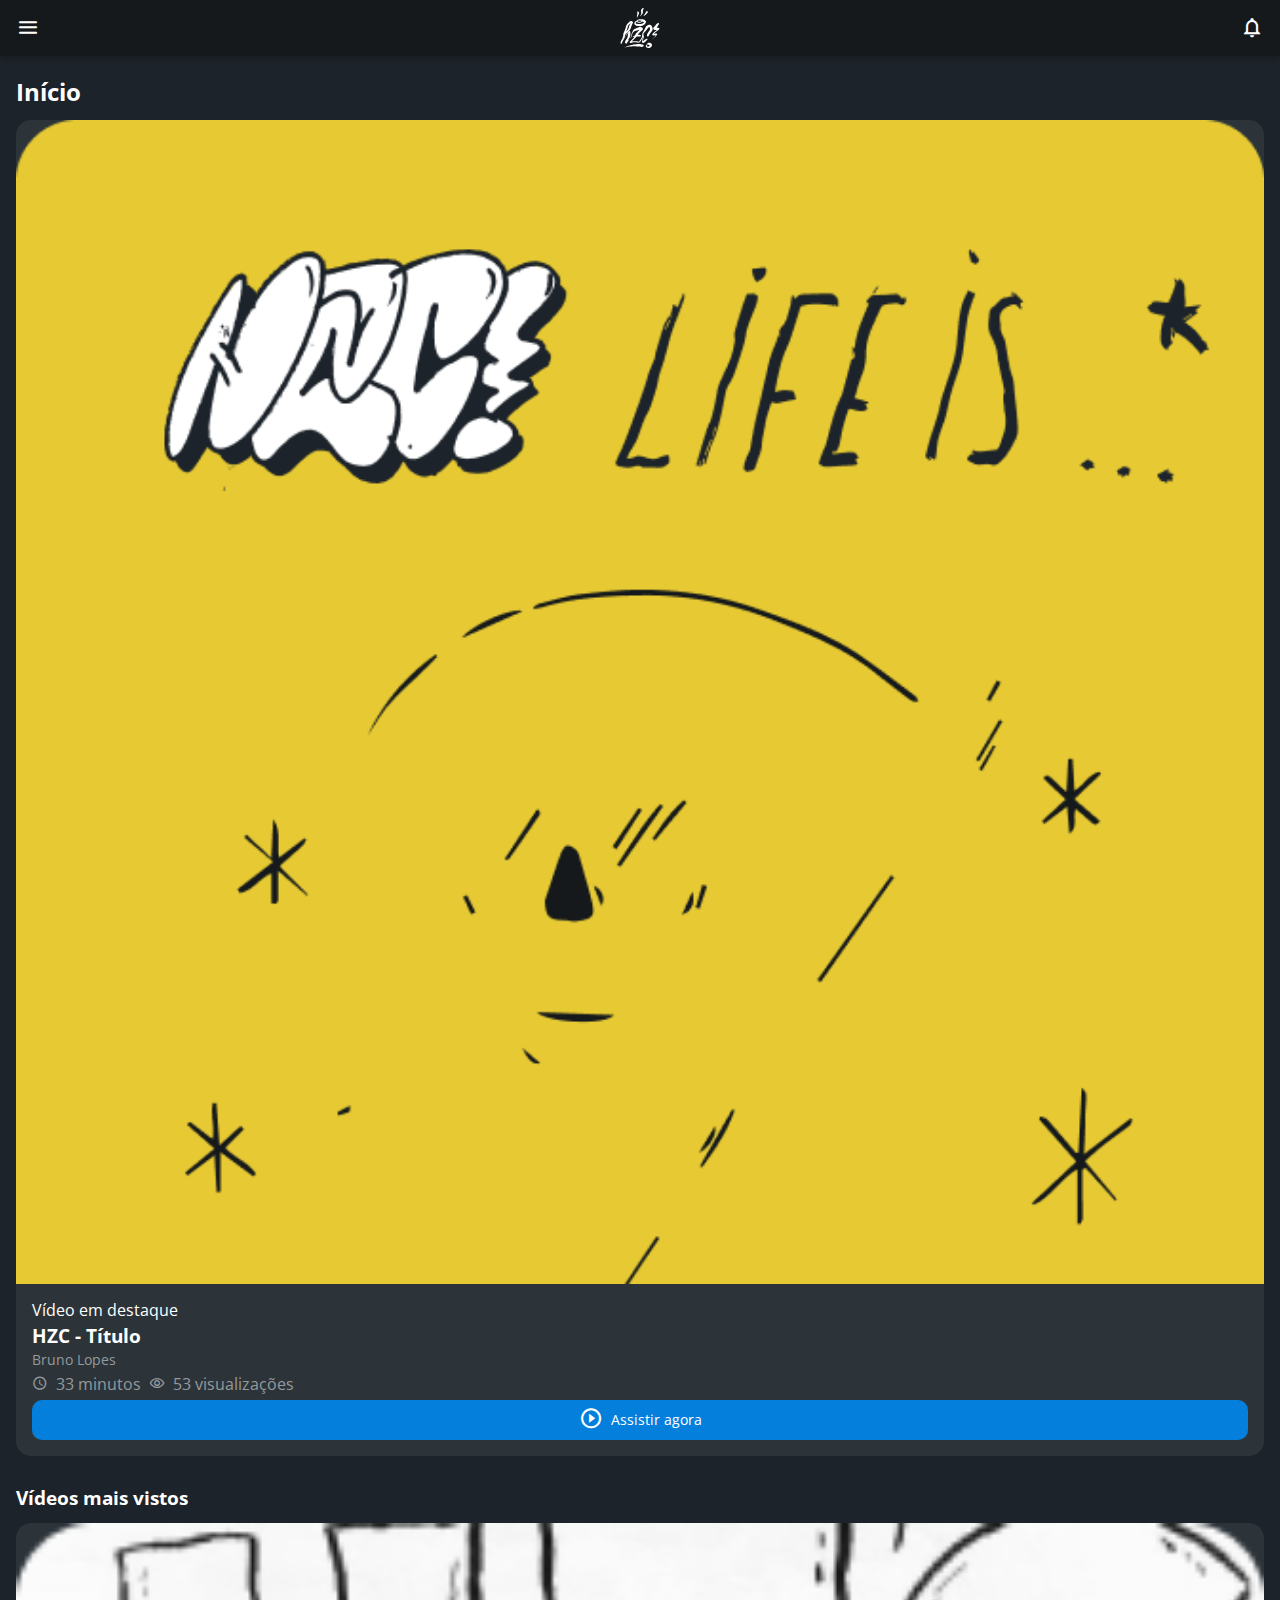
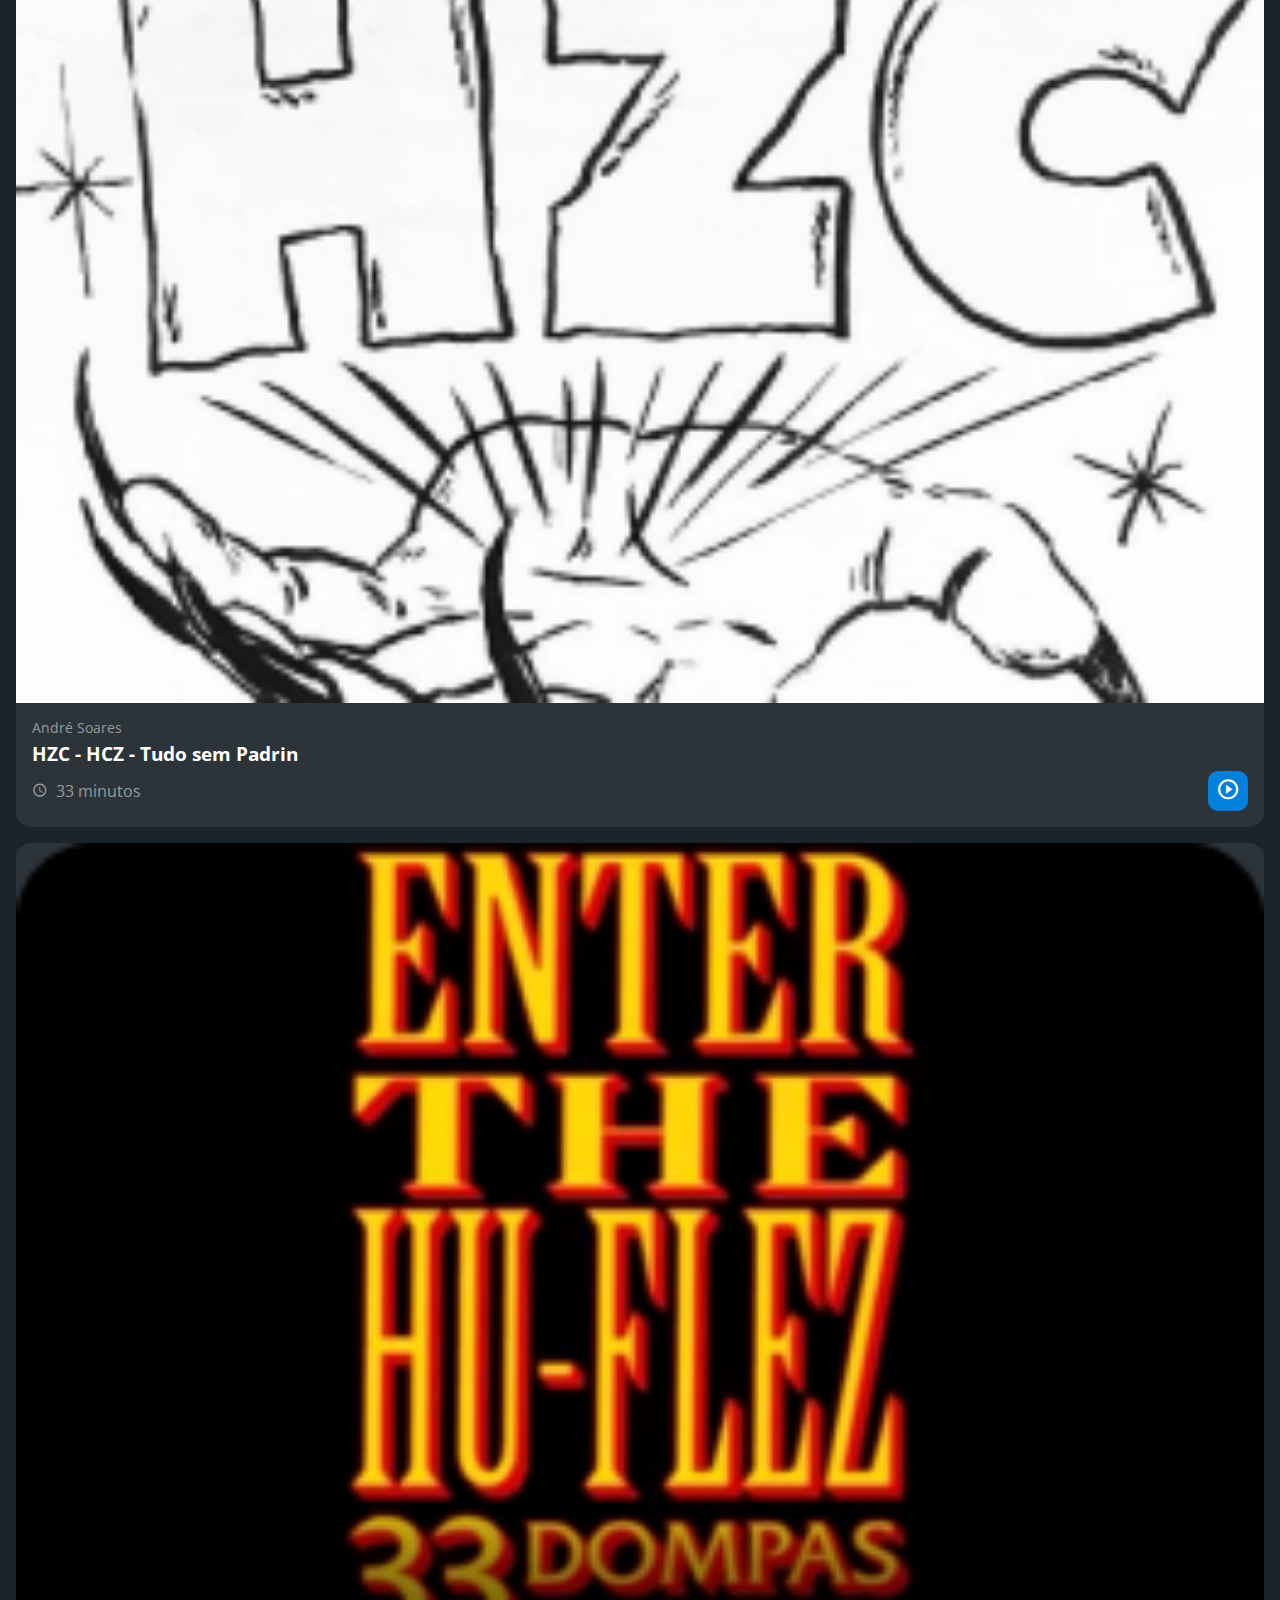
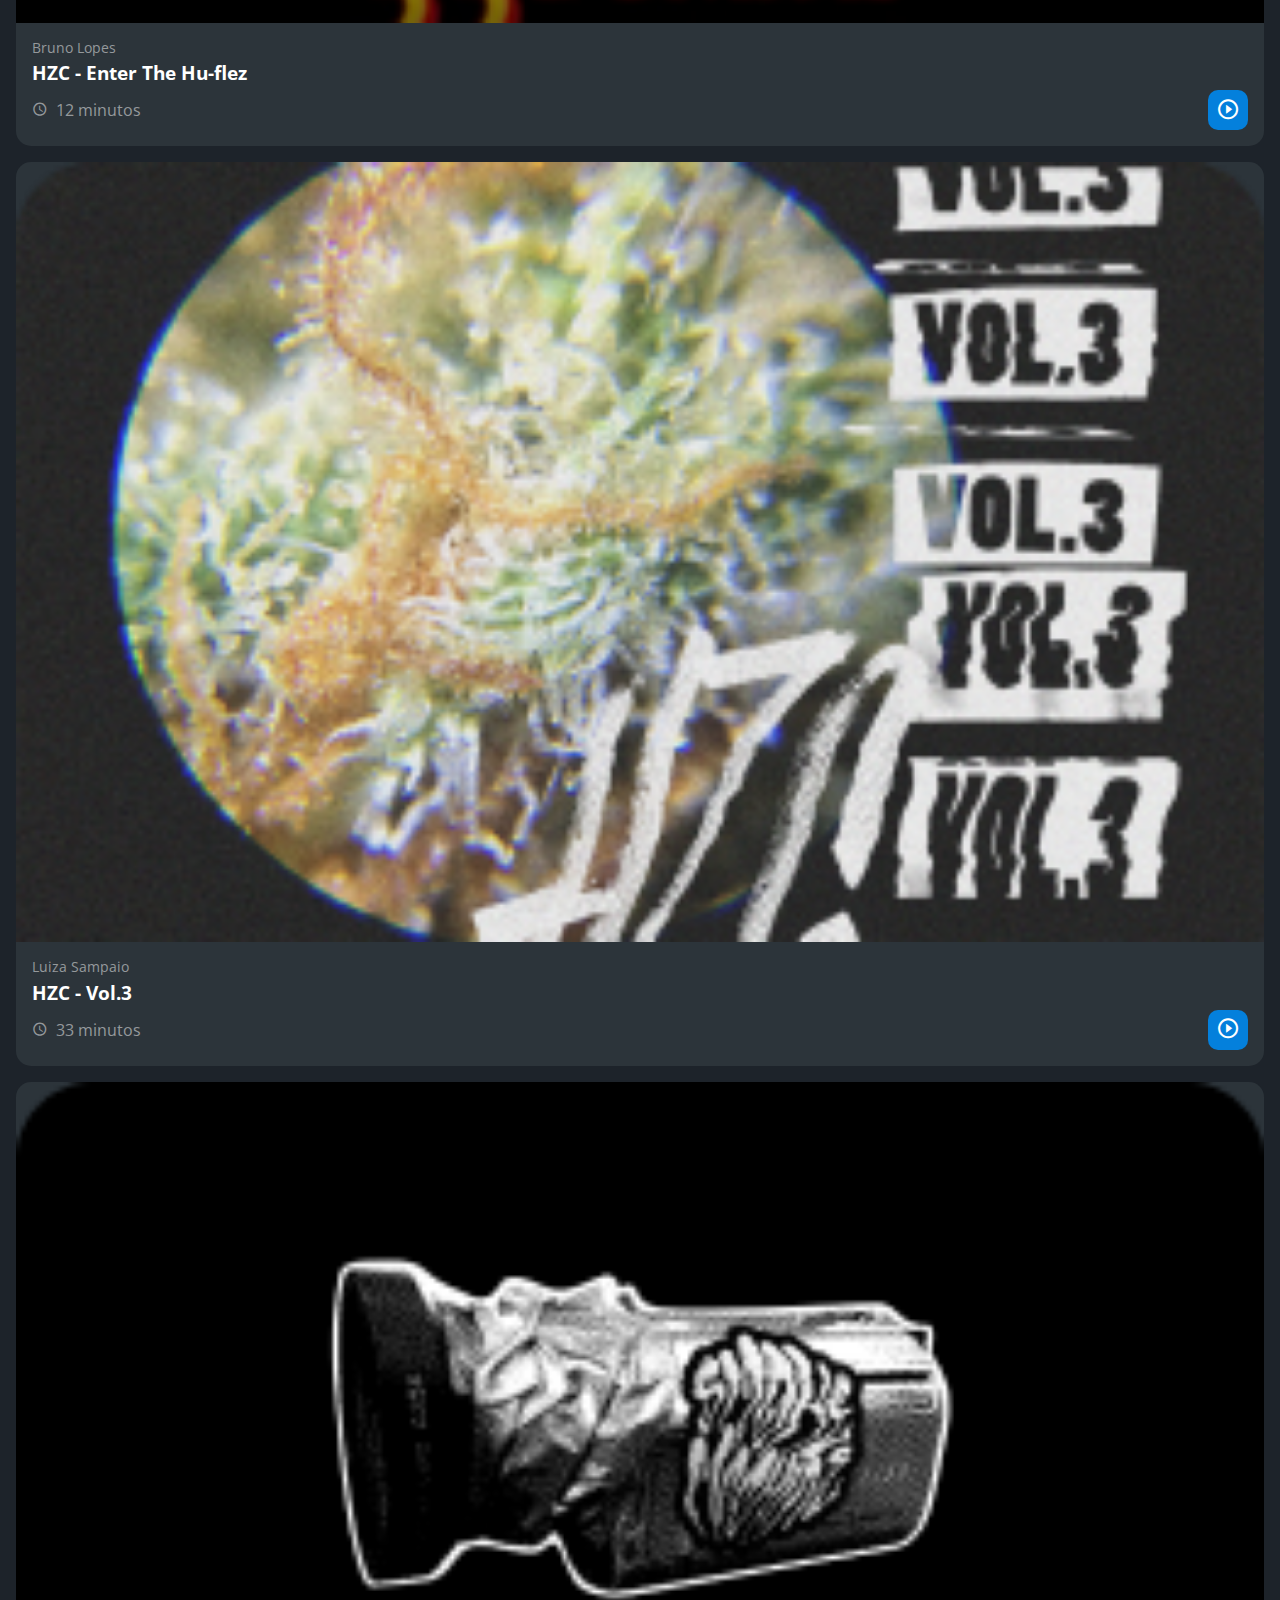
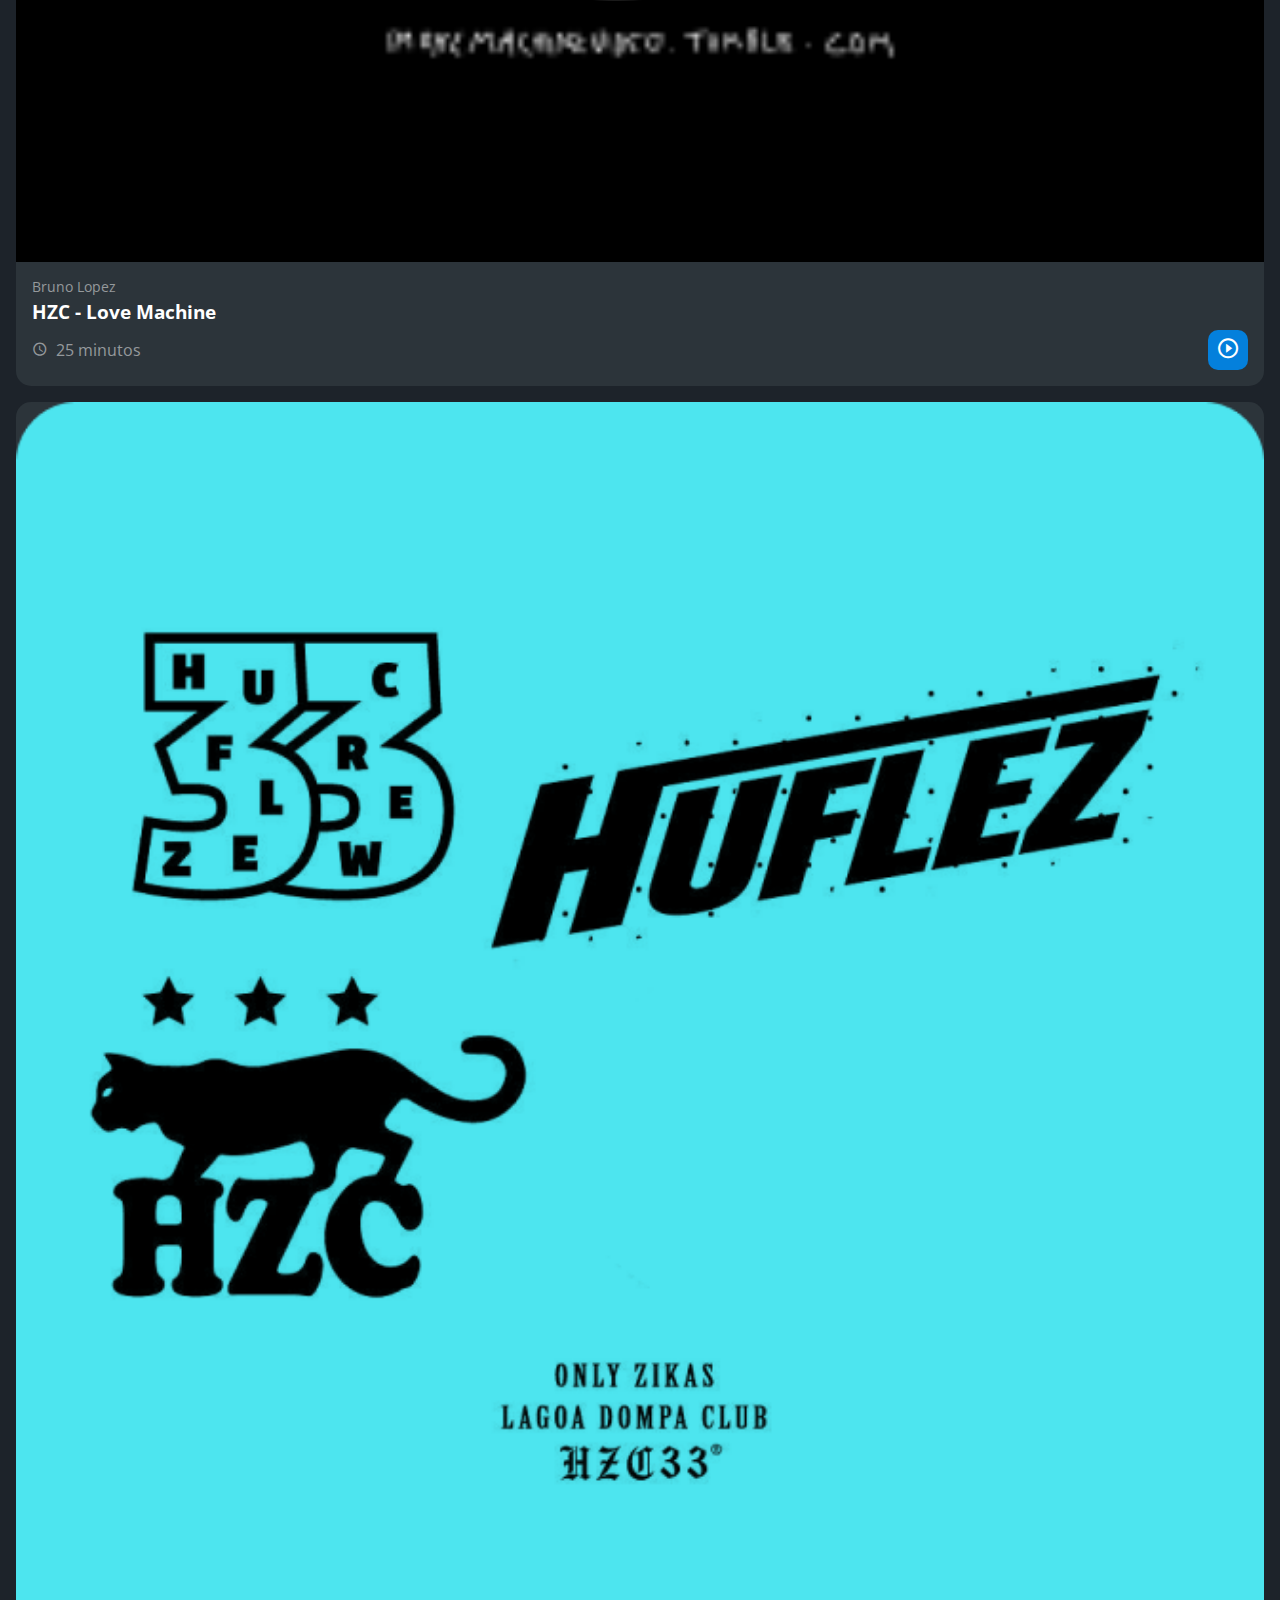
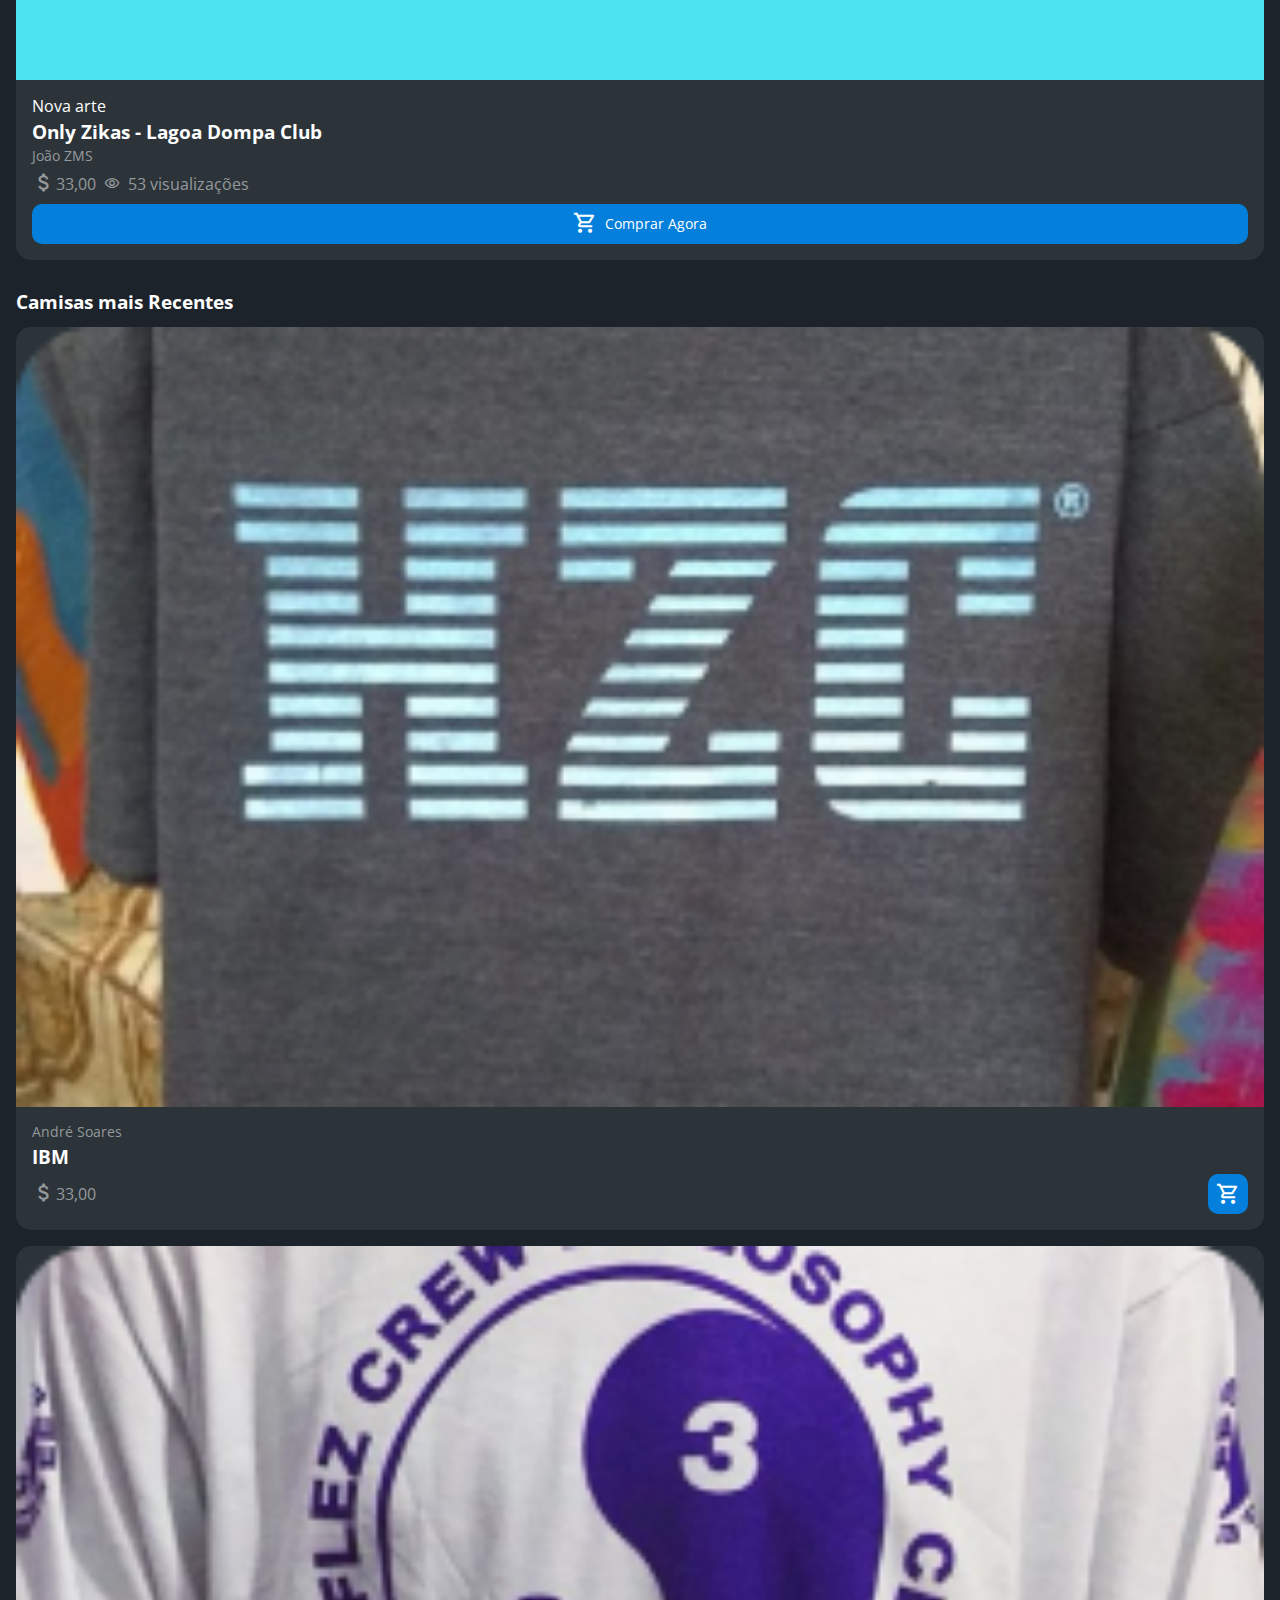
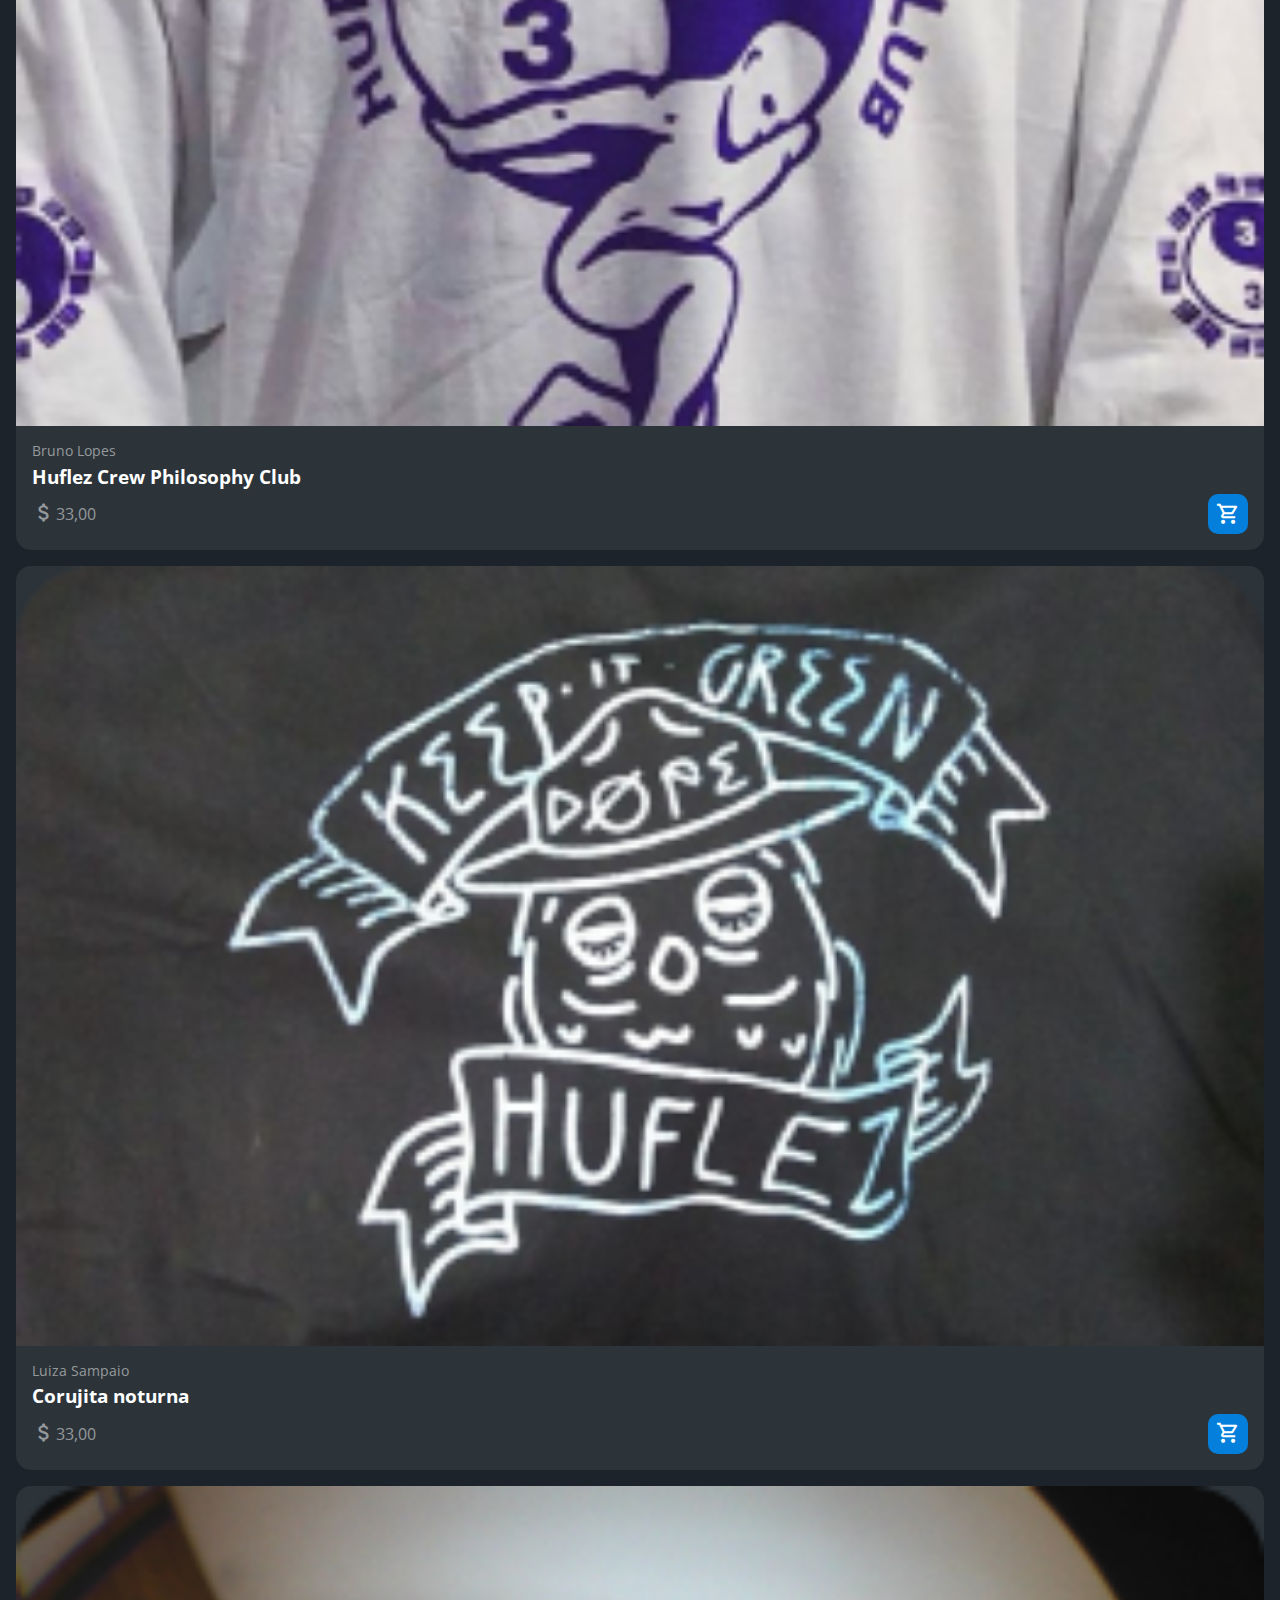
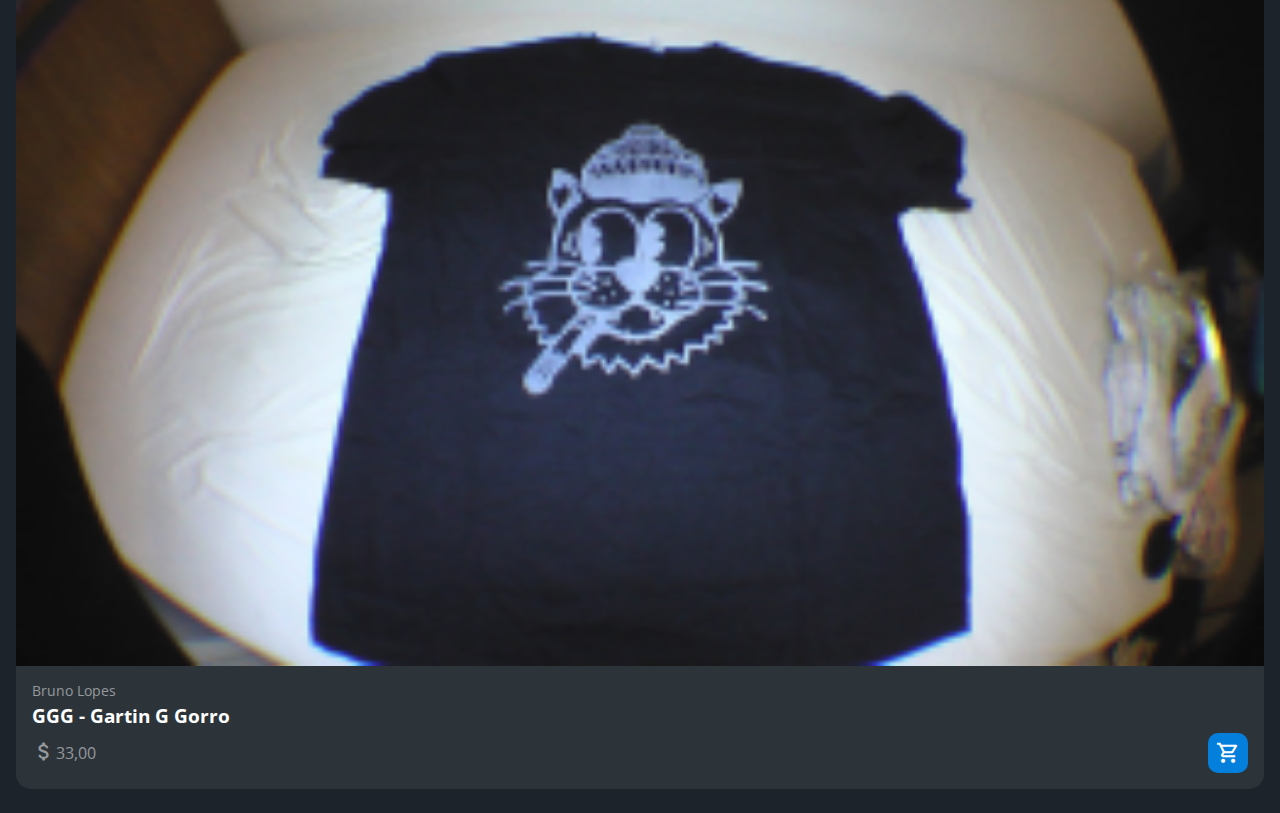
<file: projeto-flex-e-grid/index.html>
<!DOCTYPE html>
<html lang="pt-br">
<head>
    <meta charset="UTF-8">
    <meta http-equiv="X-UA-Compatible" content="IE=edge">
    <meta name="viewport" content="width=device-width, initial-scale=1.0">
    <title>HZC | Home</title>
    <link rel="preconnect" href="https://fonts.googleapis.com">
    <link rel="preconnect" href="https://fonts.gstatic.com" crossorigin>
    <link rel="stylesheet" href="https://fonts.googleapis.com/css2?family=Open+Sans:wght@400;600;700&display=swap">
    <link rel="stylesheet" href="assets/css/reset.css">
    <link rel="stylesheet" href="assets/css/estilos.css">
</head>
<body>
    <header class="cabecalho">
        <button class="cabecalho__menu" aria-label="Menu"><i></i></button>
        <img src="assets/img/logo.svg" alt="Logotipo da HZC" class="cabecalho__logo">
        <p class="cabecalho__perfil">Bruno Lopez</p>
        <button class="cabecalho__notificacao" aria-label="Notificação"><i></i></button>
    </header>
    <nav class="menu-lateral">
        <img src="assets/img/logo.svg" alt="Logotipo da HZC" class="menu-lateral__logo">
        <a href="#" class="menu-lateral__link menu-lateral__link--inicio menu-lateral__link--ativo">Início</a>
        <a href="#" class="menu-lateral__link menu-lateral__link--videos">Vídeos</a>
        <a href="#" class="menu-lateral__link menu-lateral__link--picos">Picos</a>
        <a href="#" class="menu-lateral__link menu-lateral__link--integrantes">Integrantes</a>
        <a href="#" class="menu-lateral__link menu-lateral__link--camisas">Camisas</a>
        <a href="#" class="menu-lateral__link menu-lateral__link--pinturas">Pinturas</a>
    </nav>
    <main class="principal">
        <h2 class="titulo-pagina">Início</h2>
        <article class="cartao cartao--destaque destaque-video">
            <img src="assets/img/banner-mobile_1.png" alt="Banner do cartao" class="cartao__imagem cartao__imagem--mobile">
            <img src="assets/img/banner_1.png" alt="Banner do cartao" class="cartao__imagem cartao__imagem--desktop">
            <div class="cartao__conteudo">
                <p class="cartao__destaque">Vídeo em destaque</p>
                <h3 class="cartao__titulo">HZC - Título</h3>
                <p class="cartao__perfil">Bruno Lopes</p>
                <p class="cartao__info cartao__info--tempo">33 minutos</p>
                <p class="cartao__info cartao__info--visualizacao">53 visualizações</p>
                <button class="cartao__botao cartao__botao--play cartao__botao--destaque">Assistir agora</button>
            </div>
        </article>
        <article class="cartao cartao--recentes videos-recentes">
            <h3 class="cartao__titulo">Vídeos recentes</h3>
            <a href="#" class="cartao__link">Ver todos</a>
            <ul class="cartao__lista">
                <li class="cartao__item">
                    <img src="assets/img/miniatura_1.png" alt="Thumbnail" class="cartao__item-thumbnail">
                    <h4 class="cartao__item-titulo">HZC - Love machine</h4>
                    <p class="cartao__item-perfil">Julia Fonseca</p>
                </li>
                <li class="cartao__item">
                    <img src="assets/img/miniatura_2.png" alt="Thumbnail" class="cartao__item-thumbnail">
                    <h4 class="cartao__item-titulo">HZC - Vol.3</h4>
                    <p class="cartao__item-perfil">André Soares</p>
                </li>
                <li class="cartao__item">
                    <img src="assets/img/miniatura_3.png" alt="Thumbnail" class="cartao__item-thumbnail">
                    <h4 class="cartao__item-titulo">HZC - Pescaria na Urca</h4>
                    <p class="cartao__item-perfil">Julia Fonseca</p>
                </li>
                <li class="cartao__item">
                    <img src="assets/img/miniatura_4.png" alt="Thumbnail" class="cartao__item-thumbnail">
                    <h4 class="cartao__item-titulo">HCZ - Guerreiros do Asfalto</h4>
                    <p class="cartao__item-perfil">Bruno Lopes</p>
                </li>
                <li class="cartao__item">
                    <img src="assets/img/miniatura_5.png" alt="Thumbnail" class="cartao__item-thumbnail">
                    <h4 class="cartao__item-titulo">HZC - Não importa o nível</h4>
                    <p class="cartao__item-perfil">Julia Fonseca</p>
                </li>
            </ul>
        </article>
        <section class="secao secao-videos">
            <h3 class="titulo-secao">Vídeos mais vistos</h3>
            <article class="cartao">
                <img src="assets/img/video_1.png" alt="Vídeo" class="cartao__imagem">
                <div class="cartao__conteudo">
                    <p class="cartao__perfil">André Soares</p>
                    <h3 class="cartao__titulo">HZC - HCZ - Tudo sem Padrin</h3>
                    <p class="cartao__info cartao__info--tempo">33 minutos</p>
                    <button class="cartao__botao cartao__botao--play" aria-label="Assistir agora"></button>
                </div>
            </article>
            <article class="cartao">
                <img src="assets/img/video_2.png" alt="Vídeo" class="cartao__imagem">
                <div class="cartao__conteudo">
                    <p class="cartao__perfil">Bruno Lopes</p>
                    <h3 class="cartao__titulo">HZC - Enter The Hu-flez</h3>
                    <p class="cartao__info cartao__info--tempo">12 minutos</p>
                    <button class="cartao__botao cartao__botao--play" aria-label="Assistir agora"></button>
                </div>
            </article>
            <article class="cartao">
                <img src="assets/img/video_3.png" alt="Vídeo" class="cartao__imagem">
                <div class="cartao__conteudo">
                    <p class="cartao__perfil">Luiza Sampaio</p>
                    <h3 class="cartao__titulo">HZC - Vol.3</h3>
                    <p class="cartao__info cartao__info--tempo">33 minutos</p>
                    <button class="cartao__botao cartao__botao--play" aria-label="Assistir agora"></button>
                </div>
            </article>
            <article class="cartao">
                <img src="assets/img/video_4.png" alt="Vídeo" class="cartao__imagem">
                <div class="cartao__conteudo">
                    <p class="cartao__perfil">Bruno Lopez</p>
                    <h3 class="cartao__titulo">HZC - Love Machine</h3>
                    <p class="cartao__info cartao__info--tempo">25 minutos</p>
                    <button class="cartao__botao cartao__botao--play" aria-label="Assistir agora"></button>
                </div>
            </article>
        </section>
        <article class="cartao cartao--recentes produtos-recentes">
            <h3 class="cartao__titulo">Novas artes</h3>
            <a href="#" class="cartao__link">Ver todos</a>
            <ul class="cartao__lista">
                <li class="cartao__item">
                    <img src="assets/img/miniatura_1.png" alt="Thumbnail" class="cartao__item-thumbnail">
                    <h4 class="cartao__item-titulo">HZC - Hu-flez</h4>
                    <p class="cartao__item-perfil">Bruno Sampaio</p>
                </li>
                <li class="cartao__item">
                    <img src="assets/img/miniatura_2.png" alt="Thumbnail" class="cartao__item-thumbnail">
                    <h4 class="cartao__item-titulo">HZC - Machine Maker</h4>
                    <p class="cartao__item-perfil">Luiza Lopez</p>
                </li>
                <li class="cartao__item">
                    <img src="assets/img/miniatura_3.png" alt="Thumbnail" class="cartao__item-thumbnail">
                    <h4 class="cartao__item-titulo">HZC - Segurança</h4>
                    <p class="cartao__item-perfil">Raphael Gibson</p>
                </li>
                <li class="cartao__item">
                    <img src="assets/img/miniatura_4.png" alt="Thumbnail" class="cartao__item-thumbnail">
                    <h4 class="cartao__item-titulo">HZC - Coroa da converse</h4>
                    <p class="cartao__item-perfil">Nikolas de Murtas</p>
                </li>
                <li class="cartao__item">
                    <img src="assets/img/miniatura_5.png" alt="Thumbnail" class="cartao__item-thumbnail">
                    <h4 class="cartao__item-titulo">HZC - No-title-bdass</h4>
                    <p class="cartao__item-perfil">Antonio Antunes</p>
                </li>
            </ul>
        </article>
        <article class="cartao cartao--destaque destaque-produtos">
            <img src="assets/img/banner-mobile_2.png" alt="Banner do cartao" class="cartao__imagem cartao__imagem--mobile">
            <img src="assets/img/banner_2.png" alt="Banner do cartao" class="cartao__imagem cartao__imagem--desktop">
            <div class="cartao__conteudo">
                <p class="cartao__destaque">Nova arte</p>
                <h3 class="cartao__titulo">Only Zikas - Lagoa Dompa Club</h3>
                <p class="cartao__perfil">João ZMS</p>
                <p class="cartao__info cartao__info--preco">33,00</p>
                <p class="cartao__info cartao__info--visualizacao">53 visualizações</p>
                <button class="cartao__botao cartao__botao--comprar cartao__botao--destaque">Comprar Agora</button>
            </div>
        </article>
        <section class="secao secao-produtos">
            <h3 class="titulo-secao">Camisas mais Recentes</h3>
            <article class="cartao">
                <img src="assets/img/produto_1.png" alt="Vídeo" class="cartao__imagem">
                <div class="cartao__conteudo">
                    <p class="cartao__perfil">André Soares</p>
                    <h3 class="cartao__titulo">IBM</h3>
                    <p class="cartao__info cartao__info--preco">33,00</p>
                    <button class="cartao__botao cartao__botao--comprar" aria-label="Comprar agora"></button>
                </div>
            </article>
            <article class="cartao">
                <img src="assets/img/produto_2.png" alt="Vídeo" class="cartao__imagem">
                <div class="cartao__conteudo">
                    <p class="cartao__perfil">Bruno Lopes</p>
                    <h3 class="cartao__titulo">Huflez Crew Philosophy Club</h3>
                    <p class="cartao__info cartao__info--preco">33,00 </p>
                    <button class="cartao__botao cartao__botao--comprar" aria-label="Comprar agora"></button>
                </div>
            </article>
            <article class="cartao">
                <img src="assets/img/produto_3.png" alt="Vídeo" class="cartao__imagem">
                <div class="cartao__conteudo">
                    <p class="cartao__perfil">Luiza Sampaio</p>
                    <h3 class="cartao__titulo">Corujita noturna</h3>
                    <p class="cartao__info cartao__info--preco">33,00</p>
                    <button class="cartao__botao cartao__botao--comprar" aria-label="Comprar agora"></button>
                </div>
            </article>
            <article class="cartao">
                <img src="assets/img/produto_4.png" alt="Vídeo" class="cartao__imagem">
                <div class="cartao__conteudo">
                    <p class="cartao__perfil">Bruno Lopes</p>
                    <h3 class="cartao__titulo">GGG - Gartin G Gorro</h3>
                    <p class="cartao__info cartao__info--preco">33,00</p>
                    <button class="cartao__botao cartao__botao--comprar" aria-label="Comprar agora"></button>
                </div>
            </article>
        </section>
    </main>
    <script src="index.js"></script>
</body>
</html>
</file>
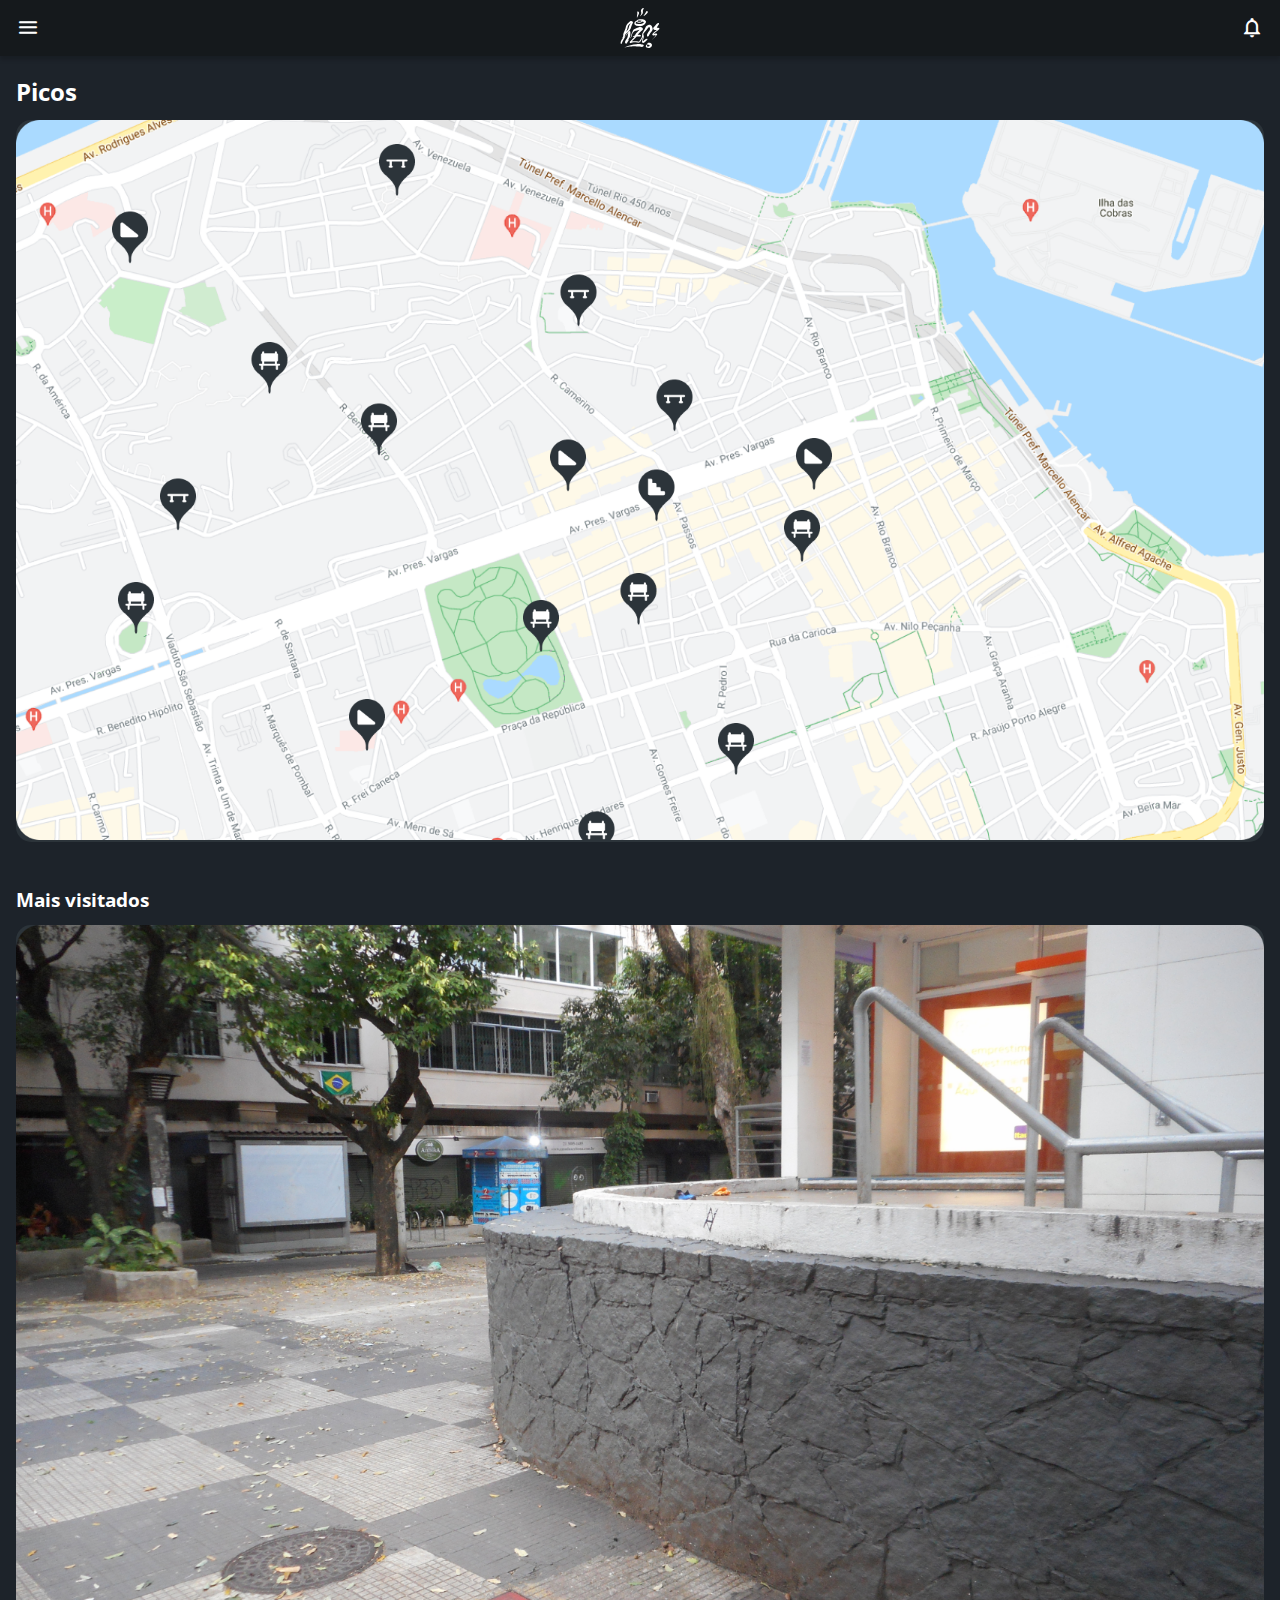
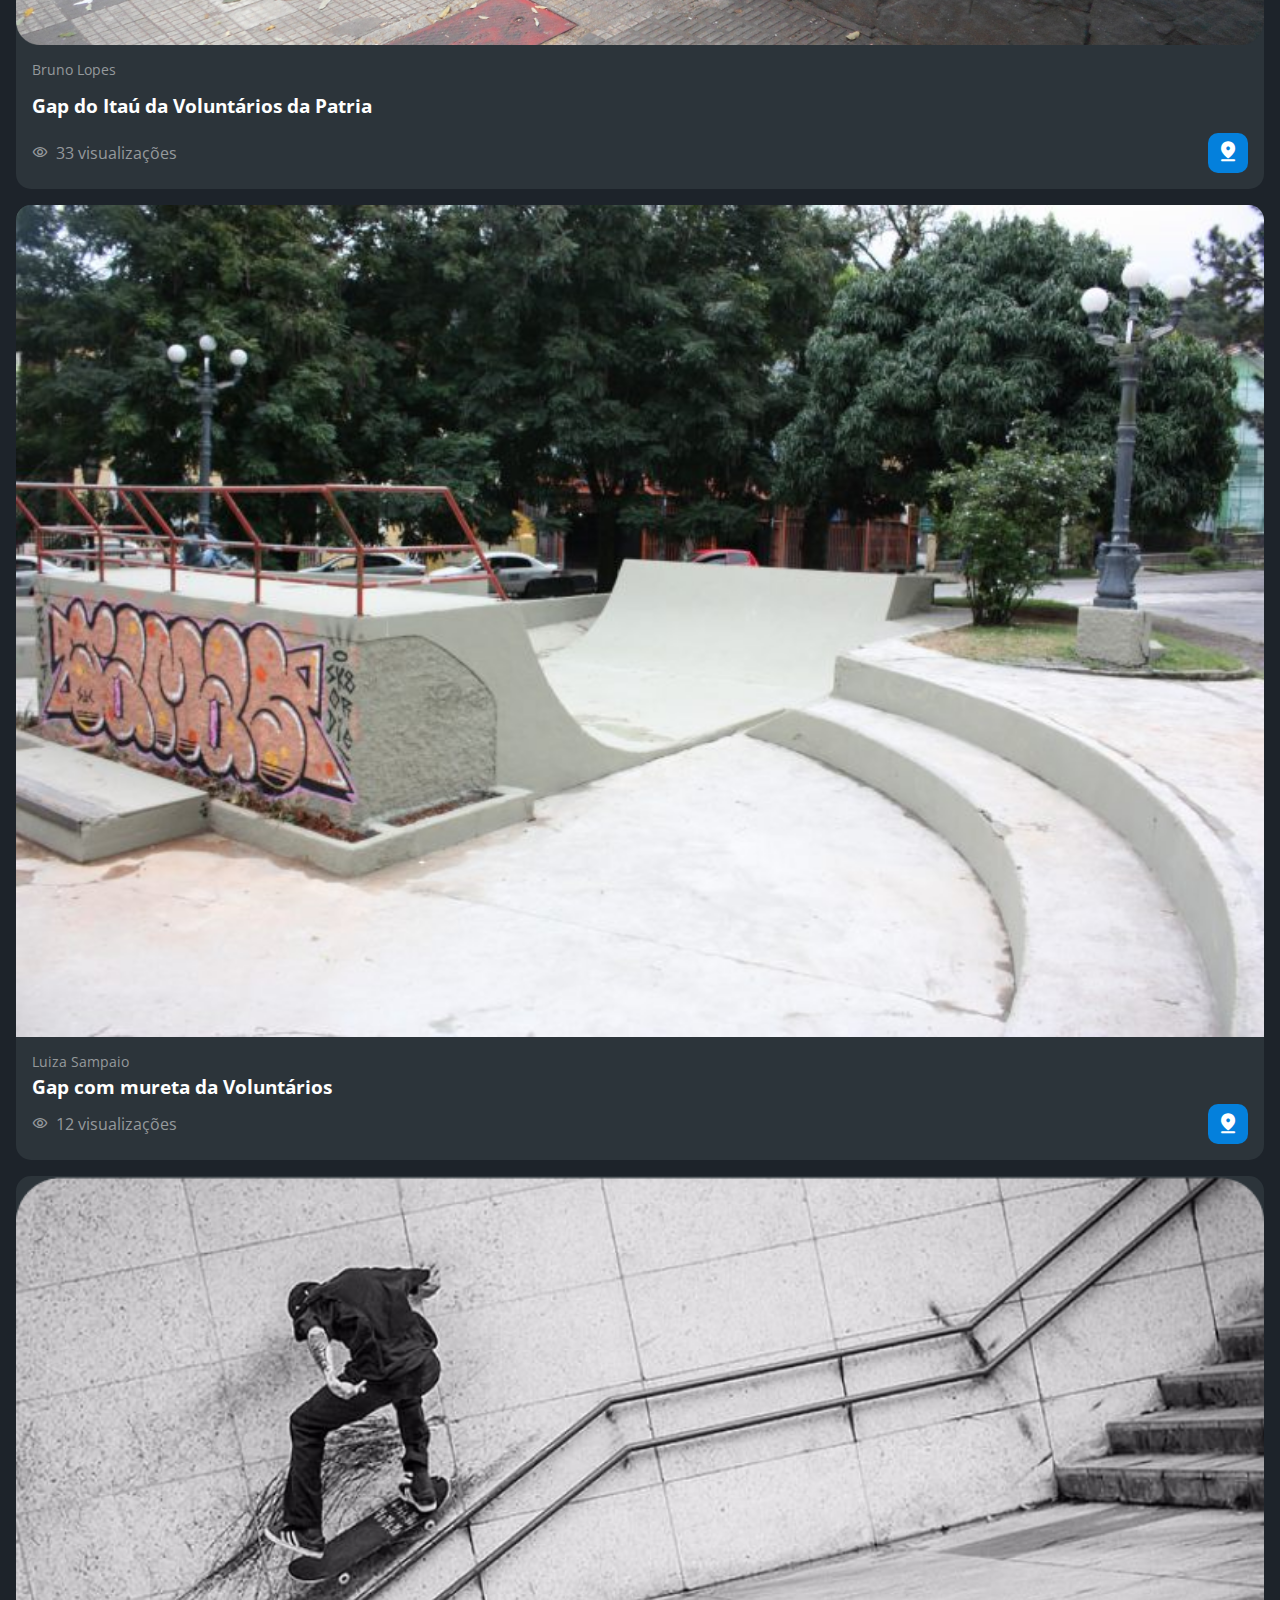
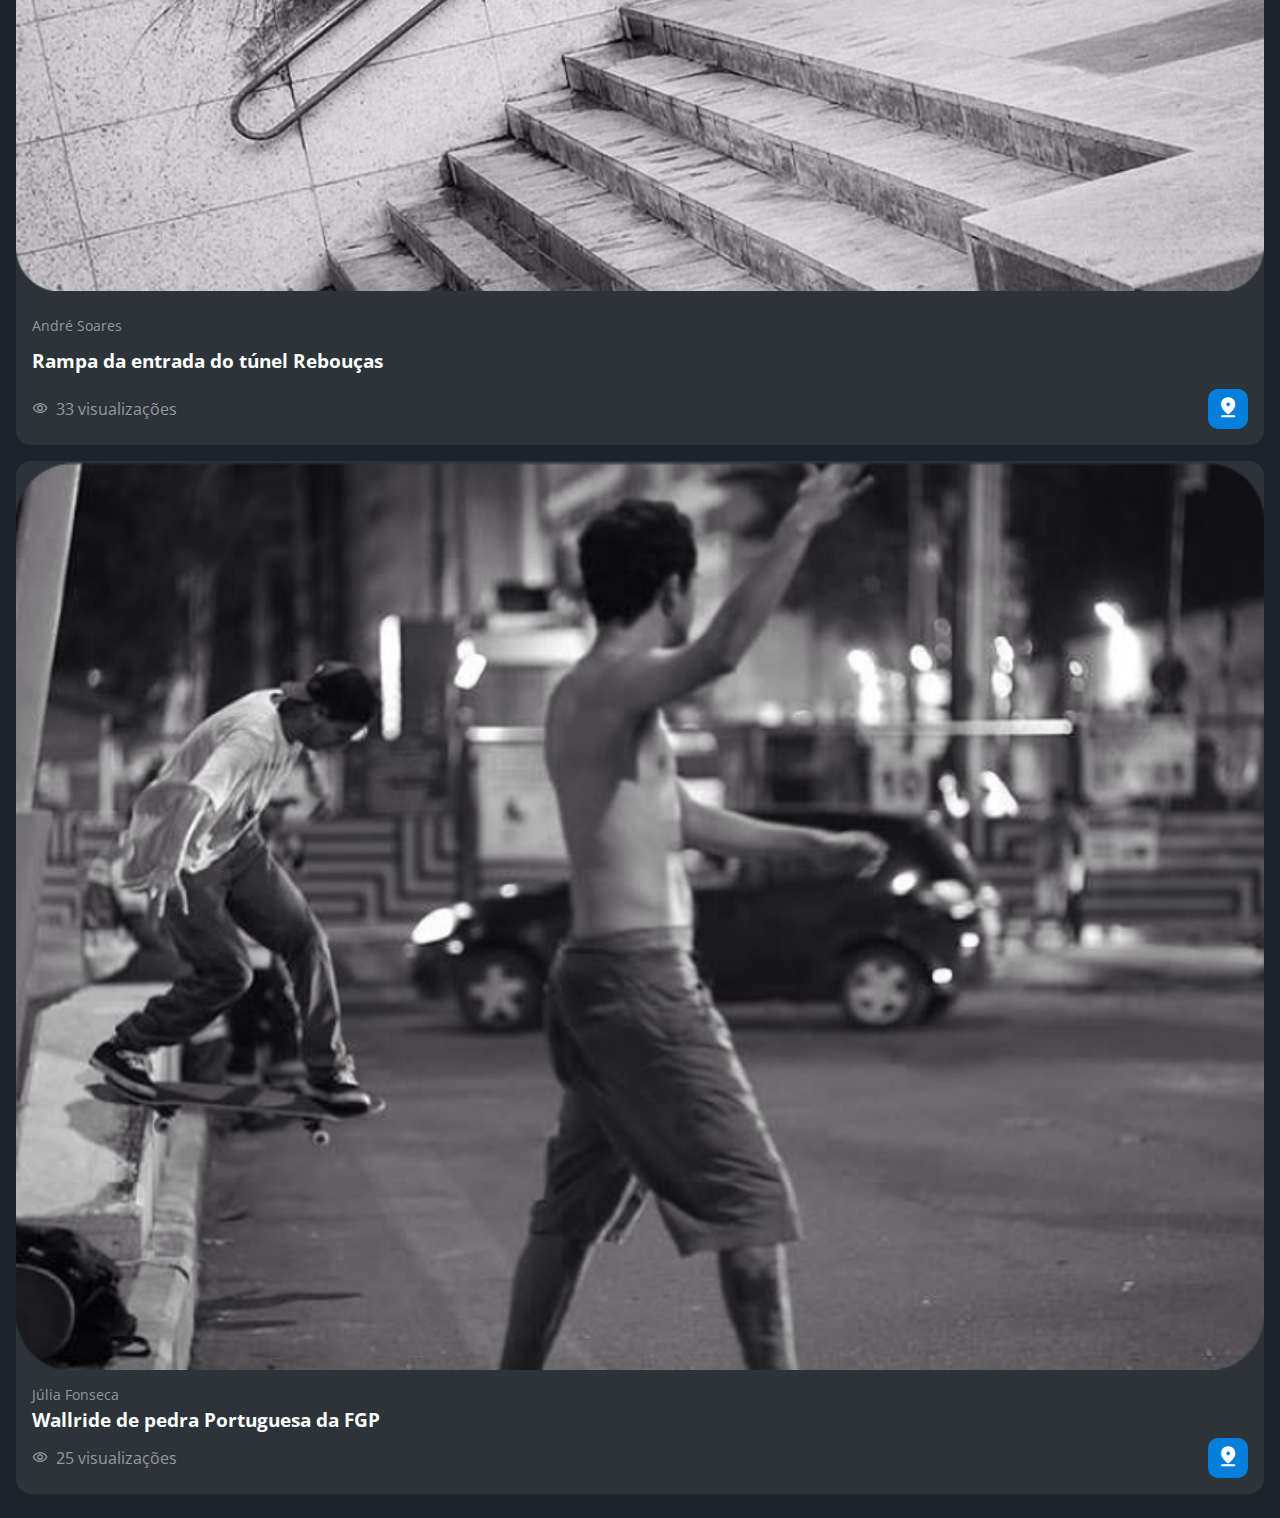
<file: projeto-flex-e-grid/picos.html>
<!DOCTYPE html>
<html lang="pt-br">
<head>
    <meta charset="UTF-8">
    <meta http-equiv="X-UA-Compatible" content="IE=edge">
    <meta name="viewport" content="width=device-width, initial-scale=1.0">
    <title>HZC | Picos</title>
    <link rel="preconnect" href="https://fonts.googleapis.com">
    <link rel="preconnect" href="https://fonts.gstatic.com" crossorigin>
    <link rel="stylesheet" href="https://fonts.googleapis.com/css2?family=Open+Sans:wght@400;600;700&display=swap">
    <link rel="stylesheet" href="assets/css/reset.css">
    <link rel="stylesheet" href="assets/css/estilos.css">
</head>
<body>
    <header class="cabecalho">
        <button class="cabecalho__menu" aria-label="Menu"><i></i></button>
        <img src="assets/img/logo.svg" alt="Logotipo da HZC" class="cabecalho__logo">
        <p class="cabecalho__perfil">Bruno Lopez</p>
        <button class="cabecalho__notificacao" aria-label="Notificação"><i></i></button>
    </header>
    <nav class="menu-lateral">
        <img src="assets/img/logo.svg" alt="Logotipo da HZC" class="menu-lateral__logo">
        <a href="index.html" class="menu-lateral__link menu-lateral__link--inicio ">Início</a>
        <a href="#" class="menu-lateral__link menu-lateral__link--videos">Vídeos</a>
        <a href="picos.html" class="menu-lateral__link menu-lateral__link--picos menu-lateral__link--ativo">Picos</a>
        <a href="#" class="menu-lateral__link menu-lateral__link--integrantes">Integrantes</a>
        <a href="#" class="menu-lateral__link menu-lateral__link--camisas">Camisas</a>
        <a href="#" class="menu-lateral__link menu-lateral__link--pinturas">Pinturas</a>
    </nav>
    <main class="principal">
        <h2 class="titulo-pagina">Picos</h2>
        <article class="cartao cartao--destaque destaque-video">
            <img src="assets/img/mapa-picos.png" alt="Mapa dos Picos" class="cartao__imagem cartao__imagem--mobile">
            <img src="assets/img/mapa-picos.png" alt="Banner do cartao" class="cartao__imagem cartao__imagem--desktop">
            </div>
        </article>
        <article class="cartao cartao--recentes videos-recentes">
            <h3 class="cartao__titulo">Favoritos</h3>
            <a href="#" class="cartao__link">Ver todos</a>
            <ul class="cartao__lista">
                <li class="cartao__item">
                    <img src="assets/img/artigo_4.png" alt="Thumbnail" class="cartao__item-thumbnail">
                    <h4 class="cartao__item-titulo">Wallride da FGP</h4>
                    <p class="cartao__item-perfil">Julia Fonseca</p>
                </li>
                <li class="cartao__item">
                    <img src="assets/img/miniatura_2.png" alt="Thumbnail" class="cartao__item-thumbnail">
                    <h4 class="cartao__item-titulo">Borde de valores</h4>
                    <p class="cartao__item-perfil">André Soares</p>
                </li>
                <li class="cartao__item">
                    <img src="assets/img/artigo_3.png" alt="Thumbnail" class="cartao__item-thumbnail">
                    <h4 class="cartao__item-titulo">Wallride dos Rebouças</h4>
                    <p class="cartao__item-perfil">Julia Fonseca</p>
                </li>
                <li class="cartao__item">
                    <img src="assets/img/miniatura_4.png" alt="Thumbnail" class="cartao__item-thumbnail">
                    <h4 class="cartao__item-titulo">Segundo setor da praça Maua</h4>
                    <p class="cartao__item-perfil">Bruno Lopes</p>
                </li>
                <li class="cartao__item">
                    <img src="assets/img/video_4.png" alt="Thumbnail" class="cartao__item-thumbnail">
                    <h4 class="cartao__item-titulo">Bordas de valores</h4>
                    <p class="cartao__item-perfil">Julia Fonseca</p>
                </li>
                <li class="cartao__item">
                    <img src="assets/img/artigo_1.png" alt="Thumbnail" class="cartao__item-thumbnail">
                    <h4 class="cartao__item-titulo">Wallride dos Rebouças</h4>
                    <p class="cartao__item-perfil">Julia Fonseca</p>
                </li>
            </ul>
        </article>
        <section class="secao secao-videos">
            <h3 class="titulo-secao--picos">Mais visitados</h3>
            <article class="cartao">
                <img src="assets/img/artigo_1.png" alt="Localização" class="cartao__imagem">
                <div class="cartao__conteudo--picos">
                    <p class="cartao__perfil">Bruno Lopes</p>
                    <h3 class="cartao__titulo">Gap do Itaú da Voluntários da Patria</h3>
                    <p class="cartao__info cartao__info--visualizacao">33 visualizações</p>
                    <button class="cartao__botao cartao__botao--local" aria-label="Obter Localização"></button>
                </div>
            </article>
            <article class="cartao">
                <img src="assets/img/artigo_5.jpg" alt="Localização" class="cartao__imagem">
                <div class="cartao__conteudo">
                    <p class="cartao__perfil">Luiza Sampaio</p>
                    <h3 class="cartao__titulo">Gap com mureta da Voluntários</h3>
                    <p class="cartao__info cartao__info--visualizacao">12 visualizações</p>
                    <button class="cartao__botao cartao__botao--local" aria-label="Obter Localização"></button>
                </div>
            </article>
            <article class="cartao">
                <img src="assets/img/artigo_3.png" alt="Localização" class="cartao__imagem--picos">
                <div class="cartao__conteudo--picos">
                    <p class="cartao__perfil">André Soares</p>
                    <h3 class="cartao__titulo">Rampa da entrada do túnel Rebouças</h3>
                    <p class="cartao__info cartao__info--visualizacao">33 visualizações</p>
                    <button class="cartao__botao cartao__botao--local" aria-label="Obter Localização"></button>
                </div>
            </article>
            <article class="cartao">
                <img src="assets/img/artigo_4.png" alt="Localização" class="cartao__imagem">
                <div class="cartao__conteudo">
                    <p class="cartao__perfil">Júlia Fonseca</p>
                    <h3 class="cartao__titulo">Wallride de pedra Portuguesa da FGP</h3>
                    <p class="cartao__info cartao__info--visualizacao">25 visualizações</p>
                    <button class="cartao__botao cartao__botao--local" aria-label="Obter Localização"></button>
                </div>
            </article>
        </section>
    </main>
    <script src="index.js"></script>
</body>
</html>
</file>
<file: projeto-flex-e-grid/assets/css/estilos.css>
@font-face {
    font-family: 'icones';
    src: url(../font/icones.ttf);
}

body {
    background-color: #1D232A;
    font-family: 'Open Sans', 'icones', sans-serif;
    color: #FFFFFF;
}

@media screen and (min-width: 1440px) {
    body {
        display: grid;
        grid-template-columns: auto 1fr;
    }
}

.cabecalho {
    display: flex;
    justify-content: space-between;
    align-items: center;
    background-color: #15191C;
    padding: 8px 16px;
    box-shadow: 0px 4px 4px rgba(0, 0, 0, 0.16);
}

.cabecalho__menu i::before {
    content: "\e904";
    font-size: 24px;
}

.cabecalho__notificacao i::before {
    content: "\e906";
    font-size: 24px;
}

.cabecalho__logo {
    width: 40px;
}

.cabecalho__perfil {
    display: none;
}

@media screen and (min-width: 1440px) {
    .cabecalho {
        background-color: #1D232A;
        display: grid;
        column-gap: 32px;
        grid-template-columns: 1fr auto;
        padding: 16px 60px;
        height: 80px;
        box-sizing: border-box;
        grid-column: 2;
    }

    .cabecalho__menu {
        display: none;
    }

    .cabecalho__logo {
        display: none;
    }

    .cabecalho__perfil {
        display: grid;
        grid-template-columns: repeat(3, auto);
        column-gap: 8px;
        align-items: center;
        justify-self: flex-end;
        color: #95999C;
        padding: 8px 32px;
        border-right: 1px solid #95999C;
    }

    .cabecalho__perfil::before {
        content: "";
        display: block;
        width: 32px;
        height: 32px;
        background-image: url(../img/profile_2.png);
        background-size: contain;
        background-repeat: no-repeat;
        background-position: center;
    }

    .cabecalho__perfil::after {
        content: "\e90d";
        color: #FFFFFF;
        font-size: 1.5rem;
    }
}

.menu-lateral {
    display: flex;
    flex-direction: column;
    background-color: #15191C;
    width: 75vw;
    height: 100vh;

    position: absolute;
    left: -100vw;
    transition: .25s;
}

.menu-lateral--ativo {
    left: 0;
    transition: .25s;
}

.menu-lateral__logo {
    width: 118px;
    align-self: center;
    padding: 16px;
}

.menu-lateral__link {
    height: 64px;
    color: #95999C;
    padding-left: 64px;
    display: flex;
    align-items: center;
}

.menu-lateral__link--ativo {
    color: #FFFFFF;
    padding-left: 56px;
    border-left: 8px solid #FFFFFF;
}

.menu-lateral__link::before {
    content: "\e900";
    width: 24px;
    height: 24px;
    font-size: 24px;
    position: absolute;
    left: 24px;
}

.menu-lateral__link--inicio::before {
    content: "\e902";
}

.menu-lateral__link--videos::before {
    content: "\e90e";
}

.menu-lateral__link--picos::before {
    content: "\e909";
}

.menu-lateral__link--integrantes::before {
    content: "\e903";
}

.menu-lateral__link--camisas::before {
    content: "\e900";
}

.menu-lateral__link--pinturas::before {
    content: "\e90a";
}

@media screen and (min-width: 1440px) {
    .menu-lateral {
        position: static;
        width: 200px;
        grid-column: 1;
        grid-row: 1 / span 2;
    }
}

.principal {
    padding: 24px 16px;
    display: grid;
    gap: 16px;
}

.titulo-pagina {
    font-size: 1.5rem;
    font-weight: 700;
}

.titulo-secao {
    font-size: 1.2rem;
    font-weight: 700;
}

@media screen and (min-width: 1440px) {
    .principal {
        display: grid;
        grid-template-columns: auto 1fr auto;
        grid-template-areas: 
            "titulo-pagina titulo-pagina titulo-pagina"
            "destaque-video destaque-video videos-recentes"
            "secao-videos secao-videos secao-videos"
            "produtos-recentes destaque-produtos destaque-produtos"
            "secao-produtos secao-produtos secao-produtos"       
        ;
        column-gap: 32px;
        padding: 16px 60px;
        grid-column: 2;
    }

    .titulo-secao {
        grid-column: span 4;
    }
    .titulo-secao--picos {
        grid-column: span 4;
    }
}

.cartao {
    width: 100%;
    border-radius: 15px;
    overflow: hidden;
    background-color: #2C343A;
}

.cartao__imagem--desktop {
    display: none;
}

.cartao--destaque {
    margin-bottom: 16px;
}

.cartao__conteudo {
    padding: 16px;
    display: grid;
    grid-template-columns: auto 1fr;
    gap: 8px;
}

.cartao__destaque {
    grid-column: span 2;
}

.cartao__titulo {
    font-size: 1.2rem;
    font-weight: 700;
    grid-column: span 2;
}

.cartao__perfil {
    color: #95999C;
    font-size: 0.9rem;
    grid-column: span 2;
}

.cartao__info {
    display: flex;
    align-items: center;
    color: #95999C;
}

.cartao__info--tempo::before {
    content: "\e90c";
    margin-right: 8px;    
}

.cartao__info--visualizacao::before {
    content: "\e90f";
    margin-right: 8px;    
}

.cartao__botao {
    display: flex;
    justify-content: center;
    align-items: center;
    background-color: #0480DC;
    width: 40px;
    height: 40px;
    border-radius: 10px;
    font-size: 0.9rem;
    justify-self: flex-end;
}

.cartao__botao--play::before {
    content: "\e90b";
    font-size: 24px;
}

.cartao__botao--comprar::before {
    content:"\e901";
    font-size: 24px;
}

.cartao__info--preco::before{
    content:"\e905";
    font-size: 24px;
}

.cartao__botao--destaque {
    width: 100%;
    grid-column: span 2;
}

.cartao__botao--destaque::before {
    margin-right: 8px;
}

.cartao--recentes {
    display: none;
}

@media screen and (min-width: 1440px) {
    .cartao--destaque {
        margin-bottom: 0;
    }

    .cartao__imagem--mobile {
        display: none;
    }

    .cartao__imagem--desktop {
        display: block;
    }

    .cartao__botao--destaque {
        grid-column: auto;
        padding: 16px 8px;
    }

    .cartao--recentes {
        display: grid;
        grid-template-columns: auto auto;
        align-items: center;
        row-gap: 24px;
        width: 256px;
        padding: 16px;
        box-sizing: border-box;
        align-self: flex-start;
    }

    .cartao--recentes .cartao__titulo {
        grid-column: auto;
    }

    .cartao__link {
        font-size: 0.8rem;
        font-weight: 600;
        color: #0480DC;
        justify-self: flex-end;
    }
    
    .cartao__lista {
        display: grid;
        row-gap: 16px;
        grid-column: span 2;
    }

    .cartao__item {
        display: grid;
        grid-template-columns: auto 1fr;
        gap: 8px;
    }

    .cartao__item-thumbnail {
        width: 32px;
        grid-row: span 2;
    }

    .cartao__item-titulo {
        font-size: 0.9rem;
        line-height: 1.2rem;
        font-weight: 700;
    }

    .cartao__item-perfil {
        font-size: 0.8rem;
        color: #95999C;
    }
}

.secao {
    display: grid;
    gap: 16px;
}

@media screen and (min-width: 1440px) {
    .secao {
        grid-template-columns: repeat(4, 1fr);
    }

    .destaque-video {
        grid-area: destaque-video;
    }
    
    .videos-recentes {
        grid-area: videos-recentes;
    }
    
    .secao-videos {
        grid-area: secao-videos;
    }
    
    .destaque-produtos {
        grid-area: destaque-produtos;
    }
    
    .produtos-recentes {
        grid-area: produtos-recentes;
    }
    
    .secao-produtos {
        grid-area: secao-produtos;
    }
}

/* Estilização da pagina Picos -> */

.cartao__botao--local::before{
    content: "\e908";
    font-size: 24px;
}

.titulo-secao--picos {
    margin-top: 16px;
    font-size: 1.2rem;
    font-weight: 700;
}

.cartao__conteudo--picos {
    padding: 16px;
    display: grid;
    grid-template-columns: auto 1fr;
    gap: 18px;
}

.cartao__imagem--picos {
    margin-bottom: 10px;
}
</file>
